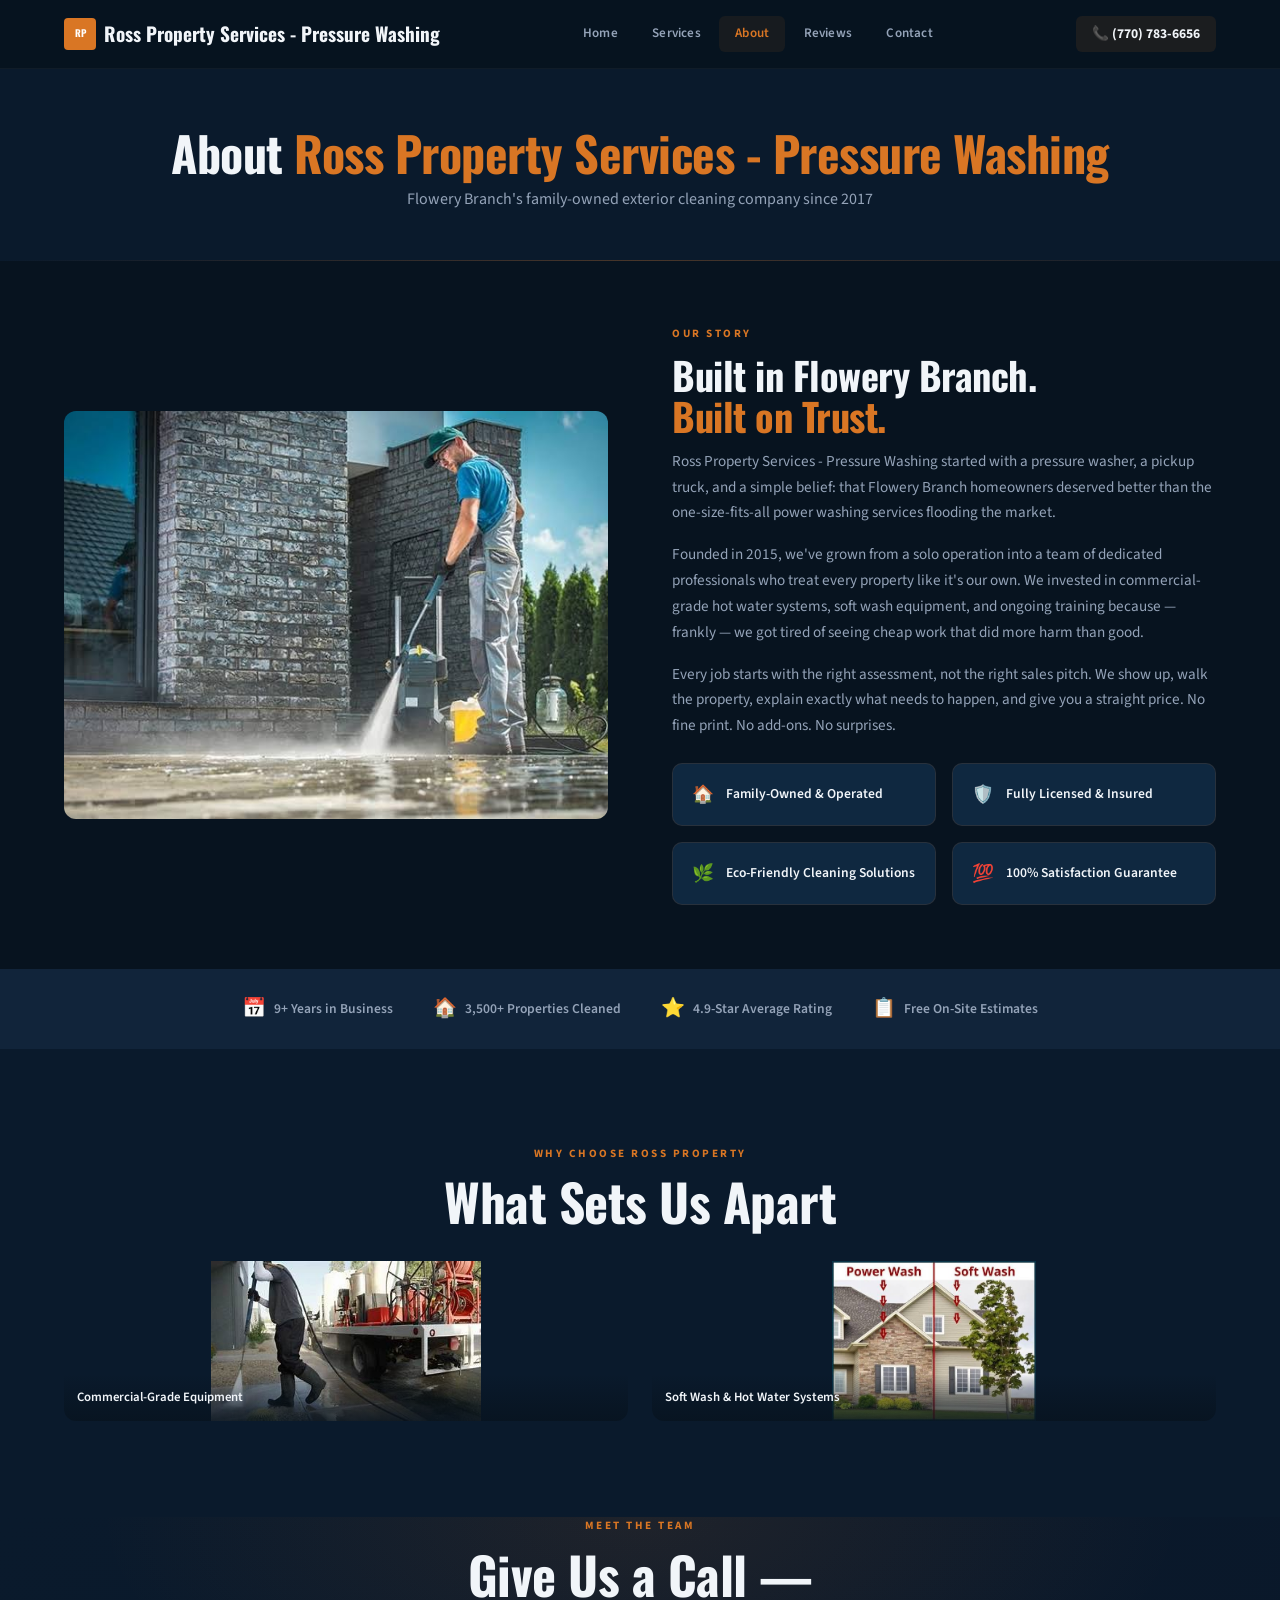
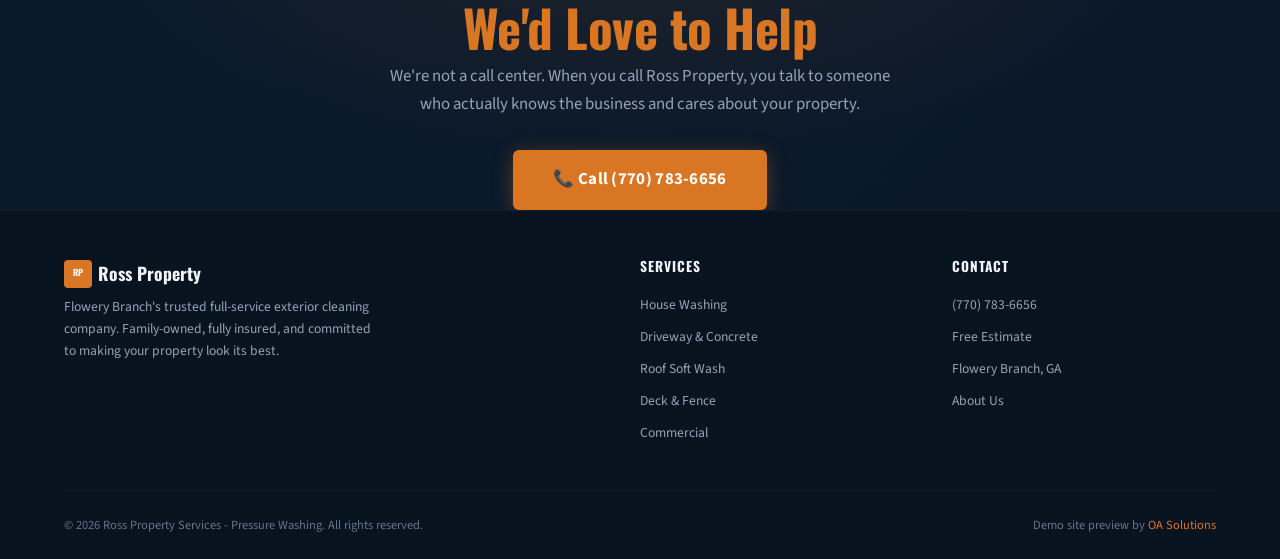
<file: about.html>
<!DOCTYPE html>
<html lang="en">
<head>
<meta charset="UTF-8">
<meta name="viewport" content="width=device-width, initial-scale=1.0">
<title>About Us — Ross Property Services - Pressure Washing | Flowery Branch Family-Owned</title>
<meta name="description" content="About Ross Property Services - Pressure Washing. Family-owned and operated in Flowery Branch since 2017. Fully insured, eco-friendly, and committed to 100% satisfaction.">
<link rel="preconnect" href="https://fonts.googleapis.com">
<link href="https://fonts.googleapis.com/css2?family=Oswald:wght@500;600;700&family=Source+Sans+3:ital,wght@0,300;0,400;0,600;0,700;1,400&display=swap" rel="stylesheet">
<link rel="stylesheet" href="style.css">
</head>
<body>

<nav>
  <div class="container nav-inner">
    <a href="index.html" class="nav-brand">
      <span class="mark">RP</span>
      Ross Property Services - Pressure Washing
      </a>
    <div class="nav-links">
      <a href="index.html">Home</a>
      <a href="services.html">Services</a>
      <a href="about.html" class="active">About</a>
      <a href="reviews.html">Reviews</a>
      <a href="contact.html">Contact</a>
    </div>
    <div class="nav-phone-wrap">
      <a href="tel:+17707836656" class="nav-phone">📞 (770) 783-6656</a>
    </div>
  </div>
</nav>

<section class="page-hero">
  <h1>About <span class="accent">Ross Property Services - Pressure Washing</span></h1>
  <p>Flowery Branch's family-owned exterior cleaning company since 2017</p>
</section>

<section class="about-story">
  <div class="container">
    <div class="about-grid">
      <div class="about-image">
        <img src="about-team.jpg" alt="Ross Property Services - Pressure Washing team at work in Flowery Branch, GA" loading="eager">
      </div>
      <div class="about-text">
        <span class="section-tag">Our Story</span>
        <h2>Built in Flowery Branch.<br><span class="accent">Built on Trust.</span></h2>
        <p>Ross Property Services - Pressure Washing started with a pressure washer, a pickup truck, and a simple belief: that Flowery Branch homeowners deserved better than the one-size-fits-all power washing services flooding the market.</p>
        <p>Founded in 2015, we've grown from a solo operation into a team of dedicated professionals who treat every property like it's our own. We invested in commercial-grade hot water systems, soft wash equipment, and ongoing training because — frankly — we got tired of seeing cheap work that did more harm than good.</p>
        <p>Every job starts with the right assessment, not the right sales pitch. We show up, walk the property, explain exactly what needs to happen, and give you a straight price. No fine print. No add-ons. No surprises.</p>
        <div class="about-highlights">
          <div class="about-hl"><span class="hl-icon">🏠</span><span>Family-Owned &amp; Operated</span></div>
          <div class="about-hl"><span class="hl-icon">🛡️</span><span>Fully Licensed &amp; Insured</span></div>
          <div class="about-hl"><span class="hl-icon">🌿</span><span>Eco-Friendly Cleaning Solutions</span></div>
          <div class="about-hl"><span class="hl-icon">💯</span><span>100% Satisfaction Guarantee</span></div>
        </div>
      </div>
    </div>
  </div>
</section>

<div class="trust-bar">
  <div class="container trust-inner">
    <span class="trust-item"><span class="icon">📅</span> 9+ Years in Business</span>
    <span class="trust-item"><span class="icon">🏠</span> 3,500+ Properties Cleaned</span>
    <span class="trust-item"><span class="icon">⭐</span> 4.9-Star Average Rating</span>
    <span class="trust-item"><span class="icon">📋</span> Free On-Site Estimates</span>
  </div>
</div>

<section style="background:var(--navy-light)">
  <div class="container">
    <div style="text-align:center;margin-bottom:2rem">
      <span class="section-tag">Why Choose Ross Property</span>
      <h2>What Sets Us Apart</h2>
    </div>
    <div class="about-photos">
      <div class="about-photo-card">
        <img src="about-equipment.jpg" alt="Professional commercial-grade pressure washing equipment" loading="lazy">
        <div class="photo-label">Commercial-Grade Equipment</div>
      </div>
      <div class="about-photo-card">
        <img src="about-pressure-systems.jpg" alt="Soft wash and hot water pressure washing systems" loading="lazy">
        <div class="photo-label">Soft Wash &amp; Hot Water Systems</div>
      </div>
    </div>
  </div>
</section>

<div class="cta-block">
  <div class="container">
    <span class="section-tag">Meet the Team</span>
    <h2>Give Us a Call —<br><span class="accent">We'd Love to Help</span></h2>
    <p>We're not a call center. When you call Ross Property, you talk to someone who actually knows the business and cares about your property.</p>
    <a href="tel:+17707836656" class="btn btn-copper" style="font-size:1.05rem;padding:1rem 2.5rem">📞 Call (770) 783-6656</a>
  </div>
</div>

<footer>
  <div class="container">
    <div class="footer-grid">
      <div>
        <div class="footer-brand">
          <span class="mark" style="width:28px;height:28px;background:var(--copper);border-radius:4px;display:flex;align-items:center;justify-content:center;font-size:.55rem;color:#fff">RP</span>
          Ross Property
        </div>
        <div class="footer-about">
          <p>Flowery Branch's trusted full-service exterior cleaning company. Family-owned, fully insured, and committed to making your property look its best.</p>
        </div>
      </div>
      <div class="footer-col">
        <h4>Services</h4>
        <a href="services.html">House Washing</a>
        <a href="services.html">Driveway &amp; Concrete</a>
        <a href="services.html">Roof Soft Wash</a>
        <a href="services.html">Deck &amp; Fence</a>
        <a href="services.html">Commercial</a>
      </div>
      <div class="footer-col">
        <h4>Contact</h4>
        <a href="tel:+17707836656">(770) 783-6656</a>
        <a href="contact.html">Free Estimate</a>
        <a href="contact.html">Flowery Branch, GA</a>
        <a href="about.html">About Us</a>
      </div>
    </div>
    <div class="footer-bot">
      <p>&copy; 2026 Ross Property Services - Pressure Washing. All rights reserved.</p>
      <p class="demo-mark">Demo site preview by <a href="#">OA Solutions</a></p>
    </div>
  </div>
</footer>

<div class="sticky-cta">
  <a href="tel:+17707836656" class="btn btn-copper btn-block">📞 Call Now — Free Estimate</a>
</div>

<script>
function revealOnScroll() {
  document.querySelectorAll('.hidden').forEach(el => {
    if (el.getBoundingClientRect().top < window.innerHeight - 80) el.classList.add('visible');
  });
}
document.addEventListener('DOMContentLoaded', revealOnScroll);
window.addEventListener('scroll', revealOnScroll);
</script>

</body>
</html>
</file>
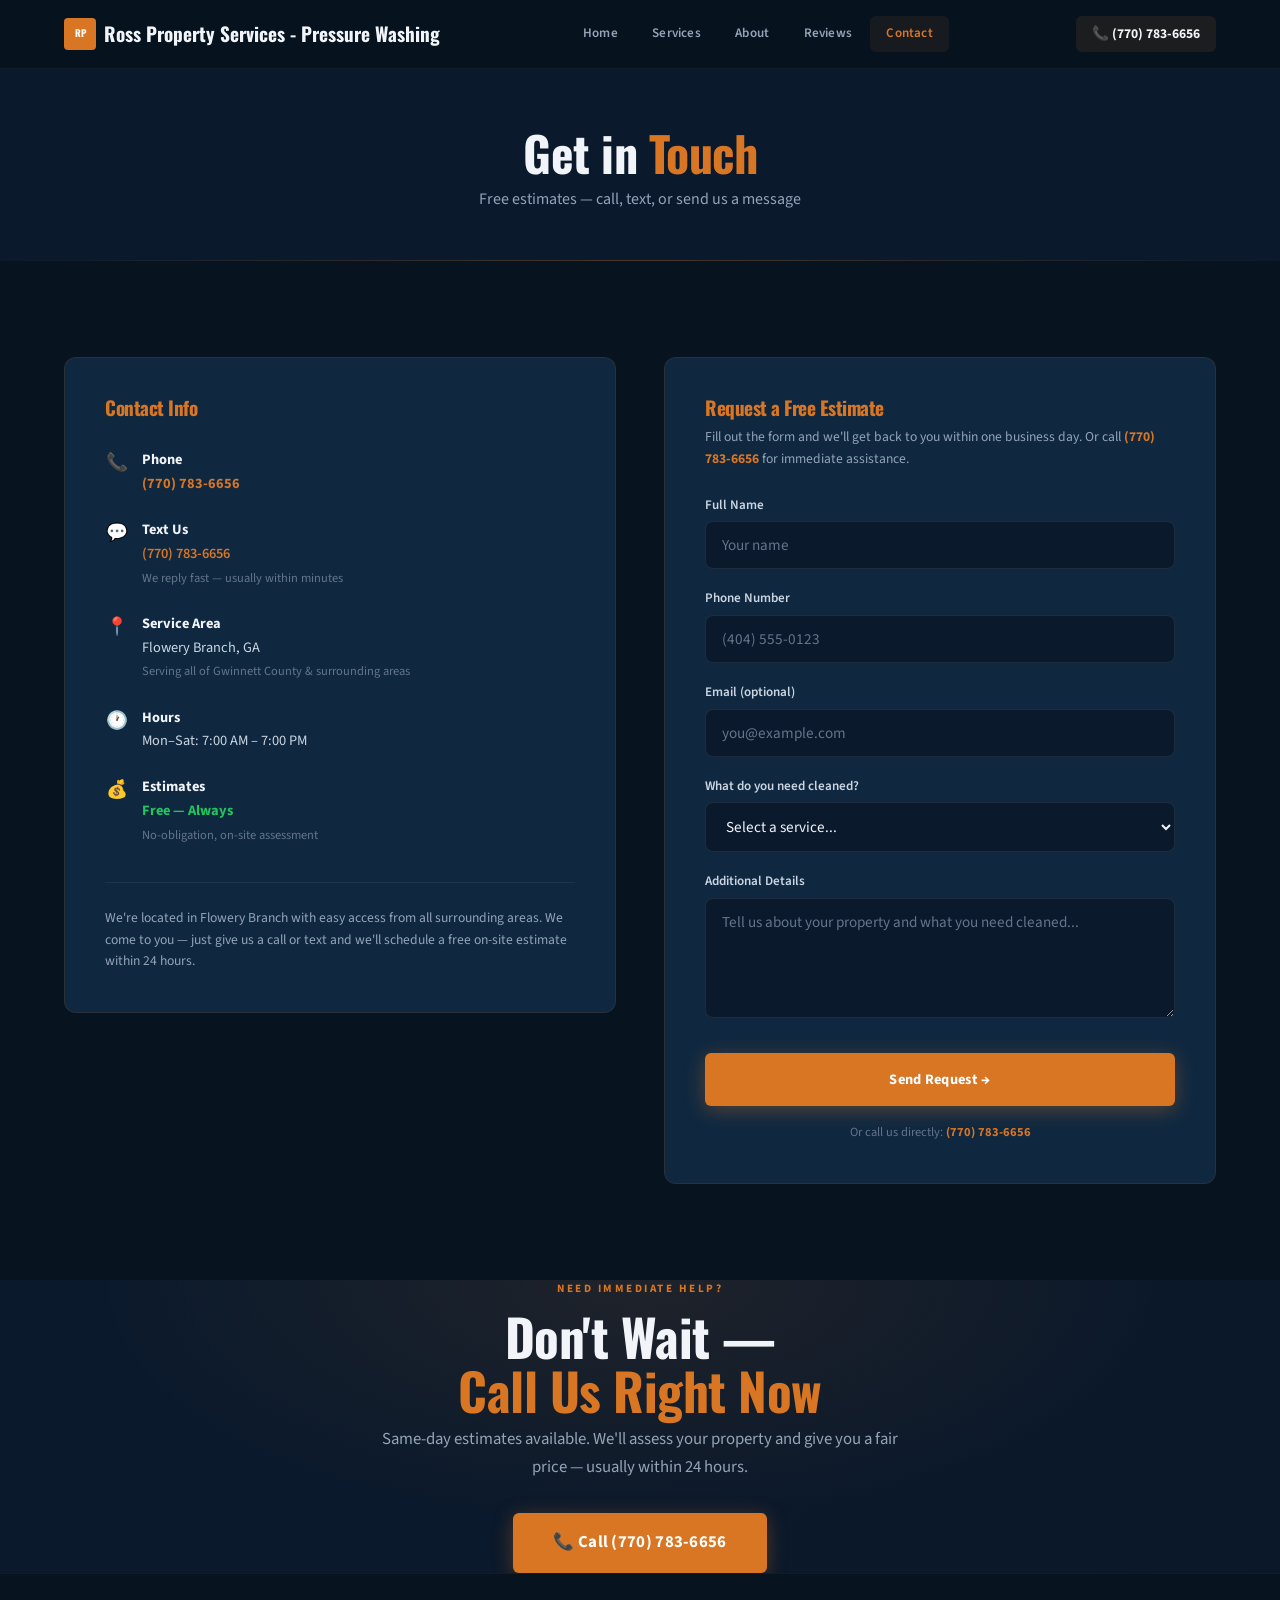
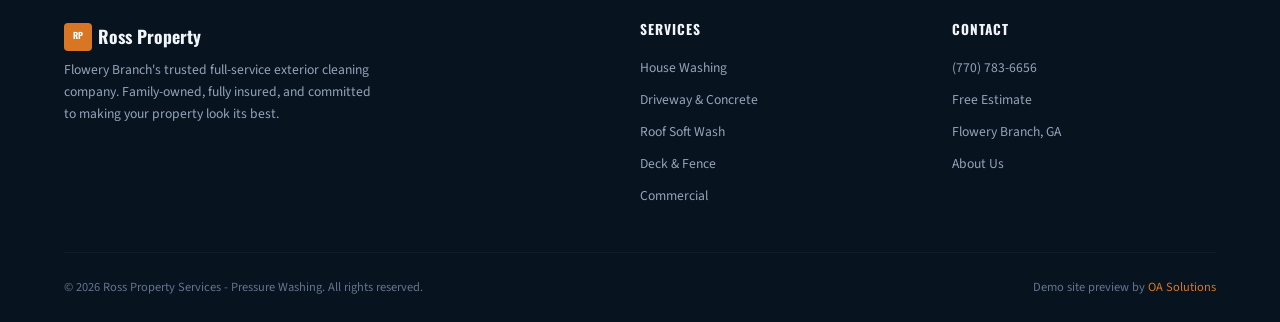
<file: contact.html>
<!DOCTYPE html>
<html lang="en">
<head>
<meta charset="UTF-8">
<meta name="viewport" content="width=device-width, initial-scale=1.0">
<title>Contact — Ross Property Services - Pressure Washing | Free Estimate Flowery Branch, GA</title>
<meta name="description" content="Contact Ross Property Services - Pressure Washing in Flowery Branch. Free estimates, same-day service available. Call (770) 783-6656 or stop by our service area.">
<link rel="preconnect" href="https://fonts.googleapis.com">
<link href="https://fonts.googleapis.com/css2?family=Oswald:wght@500;600;700&family=Source+Sans+3:ital,wght@0,300;0,400;0,600;0,700;1,400&display=swap" rel="stylesheet">
<link rel="stylesheet" href="style.css">
</head>
<body>

<nav>
  <div class="container nav-inner">
    <a href="index.html" class="nav-brand">
      <span class="mark">RP</span>
      Ross Property Services - Pressure Washing
      </a>
    <div class="nav-links">
      <a href="index.html">Home</a>
      <a href="services.html">Services</a>
      <a href="about.html">About</a>
      <a href="reviews.html">Reviews</a>
      <a href="contact.html" class="active">Contact</a>
    </div>
    <div class="nav-phone-wrap">
      <a href="tel:+17707836656" class="nav-phone">📞 (770) 783-6656</a>
    </div>
  </div>
</nav>

<section class="page-hero">
  <h1>Get in <span class="accent">Touch</span></h1>
  <p>Free estimates — call, text, or send us a message</p>
</section>

<section>
  <div class="container">
    <div class="contact-grid">

      <div class="contact-info">
        <h3><span class="accent">Contact Info</span></h3>

        <div class="ci-item">
          <div class="ci-icon">📞</div>
          <div>
            <strong>Phone</strong><br>
            <a href="tel:+17707836656" style="color:var(--copper);font-weight:700">(770) 783-6656</a>
          </div>
        </div>

        <div class="ci-item">
          <div class="ci-icon">💬</div>
          <div>
            <strong>Text Us</strong><br>
            <a href="sms:+17707836656" style="color:var(--copper);font-weight:600">(770) 783-6656</a>
            <br><span style="font-size:.78rem;color:var(--text-dim)">We reply fast — usually within minutes</span>
          </div>
        </div>

        <div class="ci-item">
          <div class="ci-icon">📍</div>
          <div>
            <strong>Service Area</strong><br>
            Flowery Branch, GA<br>
            <span style="font-size:.78rem;color:var(--text-dim)">Serving all of Gwinnett County &amp; surrounding areas</span>
          </div>
        </div>

        <div class="ci-item">
          <div class="ci-icon">🕐</div>
          <div>
            <strong>Hours</strong><br>
            Mon–Sat: 7:00 AM – 7:00 PM
          </div>
        </div>

        <div class="ci-item">
          <div class="ci-icon">💰</div>
          <div>
            <strong>Estimates</strong><br>
            <span style="color:#22c55e;font-weight:700">Free — Always</span>
            <br><span style="font-size:.78rem;color:var(--text-dim)">No-obligation, on-site assessment</span>
          </div>
        </div>

        <div style="margin-top:1.5rem;padding-top:1.5rem;border-top:1px solid rgba(255,255,255,.06)">
          <p style="color:var(--text-light);font-size:.85rem;line-height:1.6">
            We're located in Flowery Branch with easy access from all surrounding areas. We come to you — just give us a call or text and we'll schedule a free on-site estimate within 24 hours.
          </p>
        </div>
      </div>

      <div class="contact-form-wrap">
        <h3><span class="accent">Request a Free Estimate</span></h3>
        <p class="form-desc">Fill out the form and we'll get back to you within one business day. Or call <a href="tel:+17707836656" style="color:var(--copper);font-weight:700">(770) 783-6656</a> for immediate assistance.</p>

        <form>
          <div class="form-group">
            <label for="name">Full Name</label>
            <input type="text" id="name" name="name" placeholder="Your name" required>
          </div>

          <div class="form-group">
            <label for="phone">Phone Number</label>
            <input type="tel" id="phone" name="phone" placeholder="(404) 555-0123" required>
          </div>

          <div class="form-group">
            <label for="email">Email (optional)</label>
            <input type="email" id="email" name="email" placeholder="you@example.com">
          </div>

          <div class="form-group">
            <label for="service">What do you need cleaned?</label>
            <select id="service" name="service">
              <option value="">Select a service...</option>
              <option>House Washing</option>
              <option>Driveway &amp; Concrete</option>
              <option>Roof Soft Wash</option>
              <option>Deck &amp; Fence Restoration</option>
              <option>Commercial Cleaning</option>
              <option>Pool Deck &amp; Patio</option>
              <option>Multiple Services</option>
              <option>Not Sure — Need Advice</option>
            </select>
          </div>

          <div class="form-group">
            <label for="message">Additional Details</label>
            <textarea id="message" name="message" placeholder="Tell us about your property and what you need cleaned..."></textarea>
          </div>

          <button type="submit" class="btn btn-copper btn-block" style="margin-top:.5rem">Send Request →</button>
        </form>

        <p style="text-align:center;margin-top:1rem;font-size:.78rem;color:var(--text-dim)">
          Or call us directly: <a href="tel:+17707836656" style="color:var(--copper);font-weight:700">(770) 783-6656</a>
        </p>
      </div>

    </div>
  </div>
</section>

<div class="cta-block">
  <div class="container">
    <span class="section-tag">Need Immediate Help?</span>
    <h2>Don't Wait —<br><span class="accent">Call Us Right Now</span></h2>
    <p>Same-day estimates available. We'll assess your property and give you a fair price — usually within 24 hours.</p>
    <a href="tel:+17707836656" class="btn btn-copper" style="font-size:1.05rem;padding:1rem 2.5rem">📞 Call (770) 783-6656</a>
  </div>
</div>

<footer>
  <div class="container">
    <div class="footer-grid">
      <div>
        <div class="footer-brand">
          <span class="mark" style="width:28px;height:28px;background:var(--copper);border-radius:4px;display:flex;align-items:center;justify-content:center;font-size:.55rem;color:#fff">RP</span>
          Ross Property
        </div>
        <div class="footer-about">
          <p>Flowery Branch's trusted full-service exterior cleaning company. Family-owned, fully insured, and committed to making your property look its best.</p>
        </div>
      </div>
      <div class="footer-col">
        <h4>Services</h4>
        <a href="services.html">House Washing</a>
        <a href="services.html">Driveway &amp; Concrete</a>
        <a href="services.html">Roof Soft Wash</a>
        <a href="services.html">Deck &amp; Fence</a>
        <a href="services.html">Commercial</a>
      </div>
      <div class="footer-col">
        <h4>Contact</h4>
        <a href="tel:+17707836656">(770) 783-6656</a>
        <a href="contact.html">Free Estimate</a>
        <a href="contact.html">Flowery Branch, GA</a>
        <a href="about.html">About Us</a>
      </div>
    </div>
    <div class="footer-bot">
      <p>&copy; 2026 Ross Property Services - Pressure Washing. All rights reserved.</p>
      <p class="demo-mark">Demo site preview by <a href="#">OA Solutions</a></p>
    </div>
  </div>
</footer>

<div class="sticky-cta">
  <a href="tel:+17707836656" class="btn btn-copper btn-block">📞 Call Now — Free Estimate</a>
</div>

<script>
function revealOnScroll() {
  document.querySelectorAll('.hidden').forEach(el => {
    if (el.getBoundingClientRect().top < window.innerHeight - 80) el.classList.add('visible');
  });
}
document.addEventListener('DOMContentLoaded', revealOnScroll);
window.addEventListener('scroll', revealOnScroll);
</script>

</body>
</html>
</file>
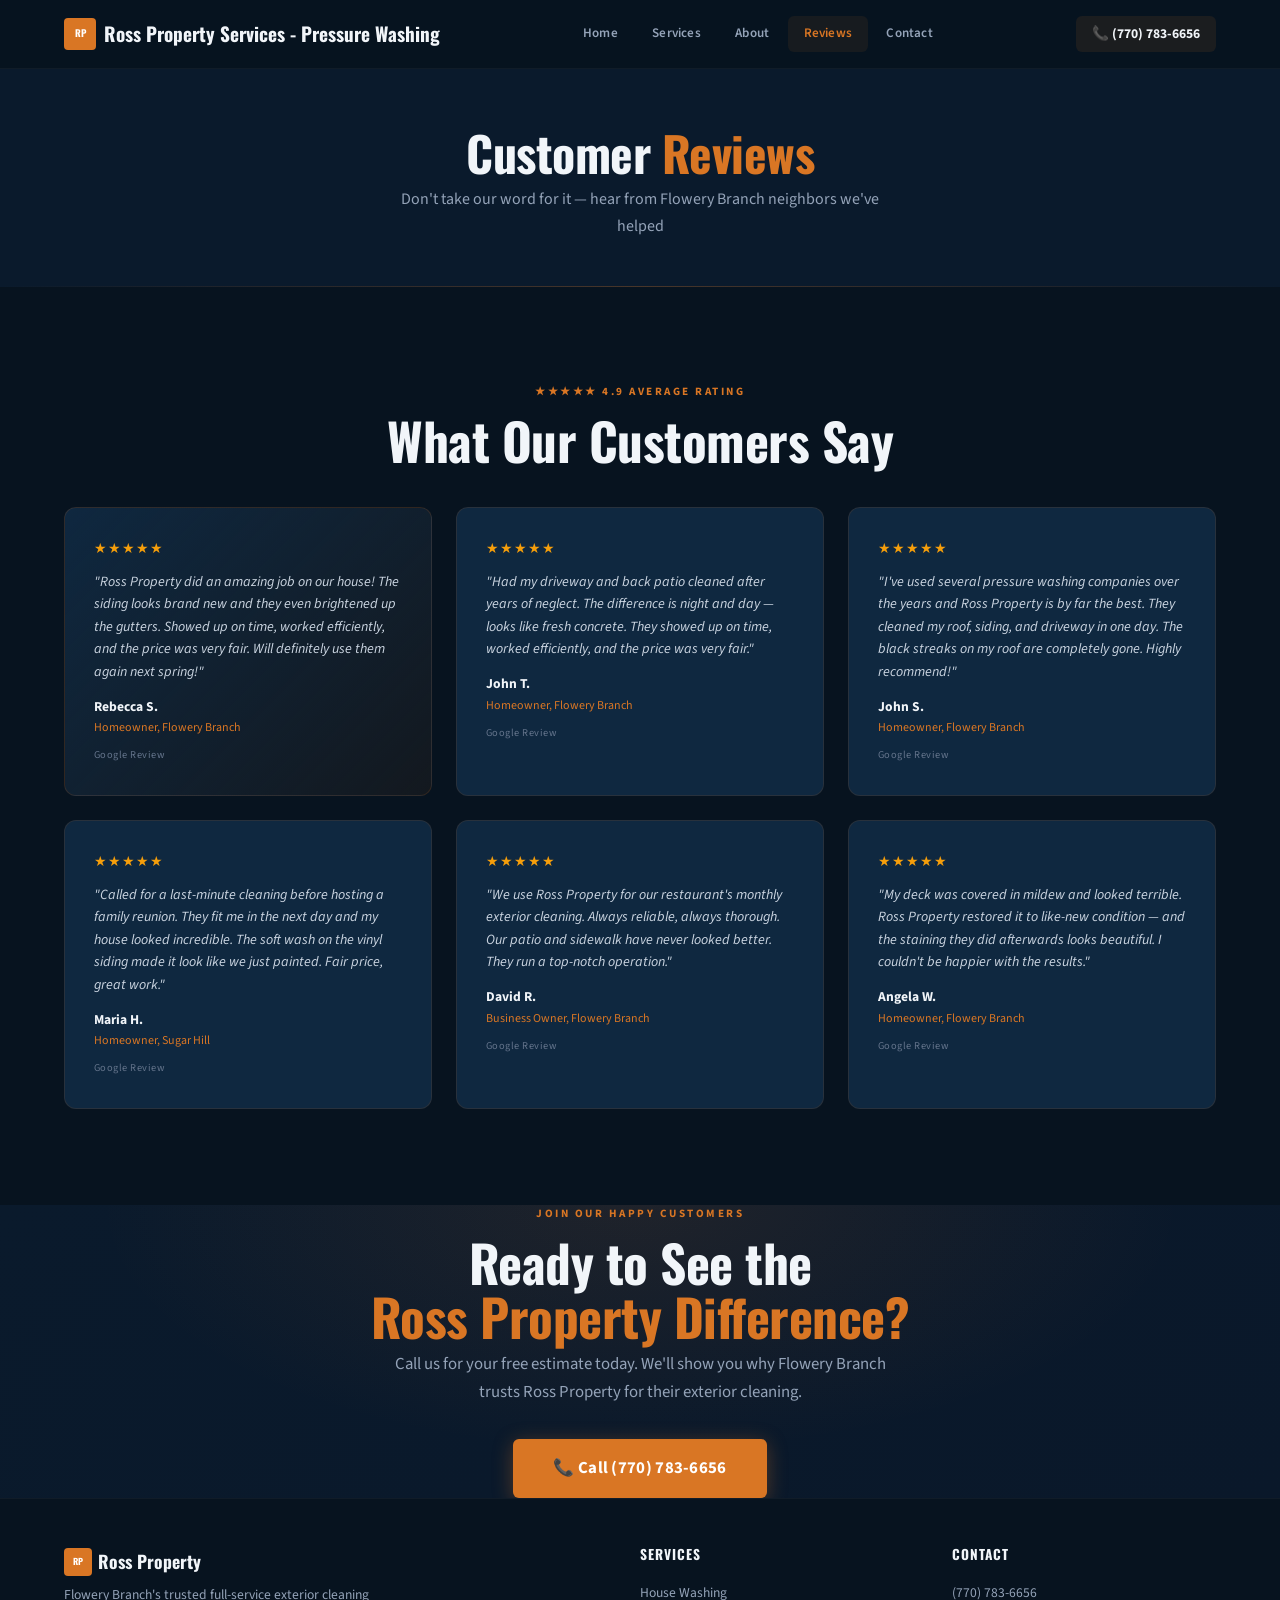
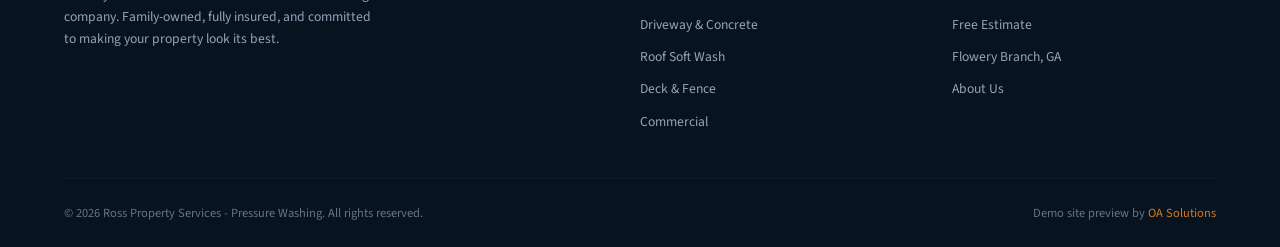
<file: reviews.html>
<!DOCTYPE html>
<html lang="en">
<head>
<meta charset="UTF-8">
<meta name="viewport" content="width=device-width, initial-scale=1.0">
<title>Reviews — Ross Property Services - Pressure Washing | Flowery Branch Customer Reviews</title>
<meta name="description" content="Read real reviews from Ross Property Services - Pressure Washing customers in Flowery Branch, GA. See why homeowners and businesses trust us for their exterior cleaning needs.">
<link rel="preconnect" href="https://fonts.googleapis.com">
<link href="https://fonts.googleapis.com/css2?family=Oswald:wght@500;600;700&family=Source+Sans+3:ital,wght@0,300;0,400;0,600;0,700;1,400&display=swap" rel="stylesheet">
<link rel="stylesheet" href="style.css">
</head>
<body>

<nav>
  <div class="container nav-inner">
    <a href="index.html" class="nav-brand">
      <span class="mark">RP</span>
      Ross Property Services - Pressure Washing
      </a>
    <div class="nav-links">
      <a href="index.html">Home</a>
      <a href="services.html">Services</a>
      <a href="about.html">About</a>
      <a href="reviews.html" class="active">Reviews</a>
      <a href="contact.html">Contact</a>
    </div>
    <div class="nav-phone-wrap">
      <a href="tel:+17707836656" class="nav-phone">📞 (770) 783-6656</a>
    </div>
  </div>
</nav>

<section class="page-hero">
  <h1>Customer <span class="accent">Reviews</span></h1>
  <p>Don't take our word for it — hear from Flowery Branch neighbors we've helped</p>
</section>

<section class="reviews">
  <div class="container">
    <div style="text-align:center;margin-bottom:2.5rem">
      <span class="section-tag">★★★★★ 4.9 Average Rating</span>
      <h2>What Our Customers Say</h2>
    </div>

    <div class="reviews-grid" style="grid-template-columns:1fr 1fr 1fr">

      <div class="review-card featured hidden">
        <div class="review-stars">★★★★★</div>
        <p class="review-text">"Ross Property did an amazing job on our house! The siding looks brand new and they even brightened up the gutters. Showed up on time, worked efficiently, and the price was very fair. Will definitely use them again next spring!"</p>
        <div class="review-author">Rebecca S.</div>
        <div class="review-location">Homeowner, Flowery Branch</div>
        <div class="review-source">Google Review</div>
      </div>

      <div class="review-card hidden">
        <div class="review-stars">★★★★★</div>
        <p class="review-text">"Had my driveway and back patio cleaned after years of neglect. The difference is night and day — looks like fresh concrete. They showed up on time, worked efficiently, and the price was very fair."</p>
        <div class="review-author">John T.</div>
        <div class="review-location">Homeowner, Flowery Branch</div>
        <div class="review-source">Google Review</div>
      </div>

      <div class="review-card hidden">
        <div class="review-stars">★★★★★</div>
        <p class="review-text">"I've used several pressure washing companies over the years and Ross Property is by far the best. They cleaned my roof, siding, and driveway in one day. The black streaks on my roof are completely gone. Highly recommend!"</p>
        <div class="review-author">John S.</div>
        <div class="review-location">Homeowner, Flowery Branch</div>
        <div class="review-source">Google Review</div>
      </div>

      <div class="review-card hidden">
        <div class="review-stars">★★★★★</div>
        <p class="review-text">"Called for a last-minute cleaning before hosting a family reunion. They fit me in the next day and my house looked incredible. The soft wash on the vinyl siding made it look like we just painted. Fair price, great work."</p>
        <div class="review-author">Maria H.</div>
        <div class="review-location">Homeowner, Sugar Hill</div>
        <div class="review-source">Google Review</div>
      </div>

      <div class="review-card hidden">
        <div class="review-stars">★★★★★</div>
        <p class="review-text">"We use Ross Property for our restaurant's monthly exterior cleaning. Always reliable, always thorough. Our patio and sidewalk have never looked better. They run a top-notch operation."</p>
        <div class="review-author">David R.</div>
        <div class="review-location">Business Owner, Flowery Branch</div>
        <div class="review-source">Google Review</div>
      </div>

      <div class="review-card hidden">
        <div class="review-stars">★★★★★</div>
        <p class="review-text">"My deck was covered in mildew and looked terrible. Ross Property restored it to like-new condition — and the staining they did afterwards looks beautiful. I couldn't be happier with the results."</p>
        <div class="review-author">Angela W.</div>
        <div class="review-location">Homeowner, Flowery Branch</div>
        <div class="review-source">Google Review</div>
      </div>

    </div>
  </div>
</section>

<div class="cta-block">
  <div class="container">
    <span class="section-tag">Join Our Happy Customers</span>
    <h2>Ready to See the<br><span class="accent">Ross Property Difference?</span></h2>
    <p>Call us for your free estimate today. We'll show you why Flowery Branch trusts Ross Property for their exterior cleaning.</p>
    <a href="tel:+17707836656" class="btn btn-copper" style="font-size:1.05rem;padding:1rem 2.5rem">📞 Call (770) 783-6656</a>
  </div>
</div>

<footer>
  <div class="container">
    <div class="footer-grid">
      <div>
        <div class="footer-brand">
          <span class="mark" style="width:28px;height:28px;background:var(--copper);border-radius:4px;display:flex;align-items:center;justify-content:center;font-size:.55rem;color:#fff">RP</span>
          Ross Property
        </div>
        <div class="footer-about">
          <p>Flowery Branch's trusted full-service exterior cleaning company. Family-owned, fully insured, and committed to making your property look its best.</p>
        </div>
      </div>
      <div class="footer-col">
        <h4>Services</h4>
        <a href="services.html">House Washing</a>
        <a href="services.html">Driveway &amp; Concrete</a>
        <a href="services.html">Roof Soft Wash</a>
        <a href="services.html">Deck &amp; Fence</a>
        <a href="services.html">Commercial</a>
      </div>
      <div class="footer-col">
        <h4>Contact</h4>
        <a href="tel:+17707836656">(770) 783-6656</a>
        <a href="contact.html">Free Estimate</a>
        <a href="contact.html">Flowery Branch, GA</a>
        <a href="about.html">About Us</a>
      </div>
    </div>
    <div class="footer-bot">
      <p>&copy; 2026 Ross Property Services - Pressure Washing. All rights reserved.</p>
      <p class="demo-mark">Demo site preview by <a href="#">OA Solutions</a></p>
    </div>
  </div>
</footer>

<div class="sticky-cta">
  <a href="tel:+17707836656" class="btn btn-copper btn-block">📞 Call Now — Free Estimate</a>
</div>

<script>
function revealOnScroll() {
  document.querySelectorAll('.hidden').forEach(el => {
    if (el.getBoundingClientRect().top < window.innerHeight - 80) el.classList.add('visible');
  });
}
document.addEventListener('DOMContentLoaded', revealOnScroll);
window.addEventListener('scroll', revealOnScroll);
</script>

</body>
</html>
</file>
<file: style.css>
/* ═══ RESET & BASE ═══ */
*,*::before,*::after{margin:0;padding:0;box-sizing:border-box}
html{scroll-behavior:smooth;scroll-padding-top:80px}
body{font-family:'Source Sans 3',sans-serif;font-weight:400;color:#cbd5e1;background:#07131f;line-height:1.65;-webkit-font-smoothing:antialiased;overflow-x:hidden}
a{color:inherit;text-decoration:none}
img{max-width:100%;display:block}
::selection{background:#d97624;color:#fff}

/* ═══ COLORS ═══ */
:root{
  --navy: #07131f;
  --navy-light: #0a1a2c;
  --navy-mid: #11243a;
  --copper: #d97624;
  --copper-glow: rgba(217,118,36,.35);
  --teal: #2a9d8f;
  --teal-dim: rgba(42,157,143,.15);
  --text: #cbd5e1;
  --text-light: #94a3b8;
  --text-dim: #64748b;
  --card: #0f2840;
  --card-border: rgba(217,118,36,.12);
  --white: #f1f5f9;
}

/* ═══ TYPOGRAPHY ═══ */
h1,h2,h3,h4{font-family:'Oswald',sans-serif;font-weight:700;line-height:1.05;color:var(--white);letter-spacing:-.5px}
h1{font-size:clamp(2.8rem,6vw,5rem)}
h2{font-size:clamp(2rem,4vw,3.2rem)}
h3{font-size:clamp(1.2rem,2.5vw,1.6rem)}
h4{font-size:1.1rem}
.section-tag{font-family:'Source Sans 3',sans-serif;font-size:.7rem;font-weight:700;text-transform:uppercase;letter-spacing:2.5px;color:var(--copper);display:block;margin-bottom:.75rem}
.container{max-width:1200px;margin:0 auto;padding:0 1.5rem}
section{padding:clamp(3.5rem,8vw,6rem) 0}

/* ═══ BUTTONS ═══ */
.btn{display:inline-flex;align-items:center;gap:.5rem;font-family:'Source Sans 3',sans-serif;font-weight:700;font-size:.9rem;padding:.85rem 2rem;border-radius:6px;border:none;cursor:pointer;transition:all .25s;text-decoration:none;letter-spacing:.3px}
.btn-copper{background:var(--copper);color:#fff;box-shadow:0 4px 20px var(--copper-glow)}
.btn-copper:hover{background:#c4691f;transform:translateY(-2px);box-shadow:0 8px 30px var(--copper-glow)}
.btn-outline-light{background:transparent;color:var(--white);border:2px solid rgba(255,255,255,.2)}
.btn-outline-light:hover{border-color:var(--copper);background:rgba(217,118,36,.08)}
.btn-teal{background:var(--teal);color:#fff}
.btn-teal:hover{background:#238c80;transform:translateY(-2px)}
.btn-block{width:100%;justify-content:center;padding:1rem}

/* ═══ NAV ═══ */
nav{position:fixed;top:0;left:0;right:0;z-index:100;background:rgba(7,19,31,.95);backdrop-filter:blur(20px);-webkit-backdrop-filter:blur(20px);border-bottom:1px solid rgba(255,255,255,.04);transition:background .3s}
.nav-inner{display:flex;align-items:center;justify-content:space-between;height:68px}
.nav-brand{font-family:'Oswald',sans-serif;font-weight:700;font-size:1.2rem;color:var(--white);display:flex;align-items:center;gap:.5rem;flex-shrink:0}
.nav-brand .mark{width:32px;height:32px;background:var(--copper);border-radius:4px;display:flex;align-items:center;justify-content:center;font-size:.6rem;color:#fff;font-weight:700}
.nav-brand span{color:var(--copper)}
.nav-links{display:flex;gap:.15rem;align-items:center}
.nav-links a{padding:.45rem 1rem;border-radius:6px;font-size:.82rem;font-weight:600;color:var(--text-light);transition:all .2s;letter-spacing:.2px}
.nav-links a:hover{color:var(--white);background:rgba(255,255,255,.04)}
.nav-links a.active{color:var(--copper);background:rgba(217,118,36,.08)}
.nav-phone-wrap{display:flex;align-items:center;gap:.6rem;flex-shrink:0}
.nav-phone{font-weight:700;color:var(--white);font-size:.85rem;display:flex;align-items:center;gap:.35rem;padding:.45rem 1rem;border-radius:6px;background:rgba(217,118,36,.1);transition:all .2s}
.nav-phone:hover{background:rgba(217,118,36,.2)}
@media(max-width:768px){
  .nav-inner{flex-wrap:wrap;height:auto;padding:.5rem 1rem;gap:.35rem}
  .nav-links{order:3;width:100%;justify-content:center;gap:0;padding-top:.35rem;border-top:1px solid rgba(255,255,255,.04)}
  .nav-links a{font-size:.75rem;padding:.3rem .6rem}
  .nav-phone-wrap{display:none}
}

/* ═══ INNER PAGE HERO ═══ */
.page-hero{background:var(--navy-light);padding:8rem 0 3rem;text-align:center;position:relative}
.page-hero::after{content:'';position:absolute;bottom:0;left:0;right:0;height:1px;background:linear-gradient(90deg,transparent,var(--copper),transparent);opacity:.3}
.page-hero h1{font-size:clamp(2rem,4vw,3rem)}
.page-hero h1 .accent{color:var(--copper)}
.page-hero p{color:var(--text-light);font-size:1rem;max-width:500px;margin:.5rem auto 0}

/* ═══ HERO — Full-Bleed Background ═══ */
.hero{min-height:100vh;position:relative;overflow:hidden;padding-top:68px;display:flex;align-items:center}
.hero-bg{position:absolute;inset:0;z-index:0}
.hero-bg img{width:100%;height:100%;object-fit:cover}
.hero-bg::after{content:'';position:absolute;inset:0;background:linear-gradient(135deg,rgba(7,19,31,.95) 0%,rgba(7,19,31,.9) 50%,rgba(7,19,31,.75) 100%)}
.hero .container{position:relative;z-index:1;width:100%;padding:6rem 1.5rem}
.hero-content{max-width:680px}
.hero-badge{display:inline-flex;align-items:center;gap:.5rem;background:rgba(217,118,36,.12);border:1px solid rgba(217,118,36,.25);border-radius:100px;padding:.35rem 1rem .35rem .35rem;font-size:.75rem;font-weight:600;color:var(--copper);margin-bottom:1.5rem;width:fit-content}
.hero-badge .dot{width:24px;height:24px;border-radius:50%;background:var(--teal);display:flex;align-items:center;justify-content:center;font-size:.5rem;color:#fff;flex-shrink:0}
.hero h1{font-size:clamp(2.5rem,5.5vw,4.2rem);margin-bottom:.6rem;letter-spacing:-1px}
.hero h1 .accent{color:var(--copper)}
.hero p{font-size:.95rem;color:var(--text);max-width:500px;line-height:1.6;margin-bottom:1.5rem}
.hero-actions{display:flex;gap:1rem;flex-wrap:wrap}

/* HERO — Giant Phone Number */
.hero-phone-block{margin-top:2rem;padding-top:1.5rem;border-top:1px solid rgba(255,255,255,.08)}
.hero-phone-block .label{font-size:.65rem;text-transform:uppercase;letter-spacing:2px;color:var(--text-dim);font-weight:600}
.hero-phone-block .number{font-family:'Oswald',sans-serif;font-size:clamp(2rem,4vw,3rem);font-weight:700;color:var(--white);letter-spacing:0;line-height:1.1;display:block;margin-top:.1rem;transition:color .2s}
.hero-phone-block .number:hover{color:var(--copper)}

/* HERO — Mini Before/After strip */
.hero-proof{margin-top:1.5rem;display:flex;gap:.75rem;align-items:center}
.hero-proof .thumb{width:64px;height:48px;border-radius:6px;overflow:hidden;border:2px solid rgba(255,255,255,.08);flex-shrink:0}
.hero-proof .thumb img{width:100%;height:100%;object-fit:cover}
.hero-proof .proof-text{font-size:.75rem;color:var(--text-light);line-height:1.3}
.hero-proof .proof-text strong{color:var(--white)}

/* ═══ BEFORE/AFTER ═══ */
.before-after{background:var(--navy-light);position:relative}
.before-after::before{content:'';position:absolute;inset:0;background:radial-gradient(ellipse at 30% 50%,rgba(42,157,143,.04),transparent 60%)}
.ba-grid{display:grid;grid-template-columns:1fr 1fr;gap:1.5rem;margin-top:2.5rem;position:relative;z-index:1}
.ba-card{position:relative;border-radius:12px;overflow:hidden;background:var(--navy-mid)}
.ba-card img{width:100%;height:100%;aspect-ratio:16/10;object-fit:cover;transition:transform .5s}
.ba-card:hover img{transform:scale(1.03)}
.ba-label{position:absolute;top:1rem;left:1rem;font-size:.7rem;font-weight:700;text-transform:uppercase;letter-spacing:1.5px;padding:.3rem 1rem;border-radius:100px;z-index:1}
.ba-label.before{background:rgba(100,116,139,.85);color:#fff}
.ba-label.after{background:var(--copper);color:#fff}
.ba-quote{text-align:center;max-width:600px;margin:2.5rem auto 0;font-style:italic;color:var(--text-light);font-size:.95rem;position:relative;z-index:1}
.ba-quote strong{color:var(--white);font-style:normal}

/* ═══ TRUST BAR ═══ */
.trust-bar{background:var(--navy-mid);padding:1.5rem 0}
.trust-inner{display:flex;flex-wrap:wrap;justify-content:center;gap:2.5rem;align-items:center}
.trust-item{display:flex;align-items:center;gap:.5rem;font-size:.85rem;font-weight:600;color:var(--text-light)}
.trust-item .icon{font-size:1.2rem}

/* ═══ SERVICES ═══ */
.services{background:var(--navy)}
.services-header{max-width:500px;margin-bottom:3rem}
.services-header p{color:var(--text-light);font-size:1.05rem;line-height:1.7}
.svc-list{display:flex;flex-direction:column;gap:1.5rem}
.svc-card{display:grid;grid-template-columns:1fr 1.2fr;gap:0;background:var(--card);border:1px solid var(--card-border);border-radius:12px;overflow:hidden;transition:all .3s}
.svc-card:hover{border-color:rgba(217,118,36,.3);transform:translateX(6px);box-shadow:0 10px 30px rgba(0,0,0,.2)}
.svc-card:nth-child(even){grid-template-columns:1.2fr 1fr;direction:rtl}
.svc-card:nth-child(even) .svc-body{direction:ltr}
.svc-card:nth-child(odd):hover{transform:translateX(6px)}
.svc-card:nth-child(even):hover{transform:translateX(-6px)}
.svc-img{min-height:220px;height:100%;position:relative;overflow:hidden}
.svc-img img{position:absolute;inset:0;width:100%;height:100%;object-fit:cover;transition:transform .4s}
.svc-card:hover .svc-img img{transform:scale(1.05)}
.svc-body{padding:2rem 2.5rem;display:flex;flex-direction:column;justify-content:center}
.svc-icon{font-size:1.8rem;margin-bottom:.5rem}
.svc-body h3{font-family:'Oswald',sans-serif;font-weight:600;font-size:1.3rem;color:var(--white);margin-bottom:.35rem}
.svc-body p{color:var(--text-light);font-size:.9rem;line-height:1.6;margin-bottom:.8rem}
.svc-features{list-style:none;padding:0;margin:0;display:flex;flex-wrap:wrap;gap:.4rem}
.svc-features li{font-size:.75rem;color:var(--teal);background:var(--teal-dim);padding:.2rem .7rem;border-radius:100px;font-weight:600}

/* ═══ PROCESS ═══ */
.process{background:var(--navy-light);position:relative}
.process::after{content:'';position:absolute;left:50%;top:8rem;bottom:8rem;width:2px;background:linear-gradient(180deg,transparent,var(--copper),transparent);transform:translateX(-50%);opacity:.3}
.process-grid{display:grid;grid-template-columns:1fr 1fr;gap:2rem 4rem;position:relative;z-index:1}
.process-card{position:relative;padding:2rem;background:var(--card);border:1px solid var(--card-border);border-radius:12px;transition:all .3s}
.process-card:hover{border-color:var(--copper);transform:translateY(-4px)}
.process-card:nth-child(odd){text-align:right}
.process-card:nth-child(even){text-align:left}
.p-step{position:absolute;top:-12px;font-family:'Oswald',sans-serif;font-size:.7rem;font-weight:700;color:var(--copper);background:var(--navy-light);padding:0 .6rem;letter-spacing:2px}
.process-card:nth-child(odd) .p-step{right:1.5rem}
.process-card:nth-child(even) .p-step{left:1.5rem}
.process-card h4{font-size:1.1rem;margin-bottom:.4rem}
.process-card p{color:var(--text-light);font-size:.85rem;line-height:1.6}

/* ═══ REVIEWS ═══ */
.reviews{background:var(--navy)}
.reviews-grid{display:grid;grid-template-columns:2fr 1fr;gap:1.5rem;margin-top:2.5rem}
.reviews-main{display:flex;flex-direction:column;gap:1.5rem}
.reviews-side{display:flex;flex-direction:column;gap:1.5rem}
.review-card{background:var(--card);border:1px solid var(--card-border);border-radius:12px;padding:1.8rem;transition:all .3s}
.review-card:hover{border-color:rgba(217,118,36,.2)}
.review-card.featured{background:linear-gradient(135deg,var(--card),rgba(217,118,36,.06));border-color:rgba(217,118,36,.15)}
.review-stars{color:#f59e0b;font-size:.9rem;margin-bottom:.6rem;letter-spacing:1px}
.review-text{color:var(--text);font-size:.88rem;line-height:1.6;margin-bottom:.8rem;font-style:italic}
.review-author{font-weight:700;color:var(--white);font-size:.85rem}
.review-location{color:var(--copper);font-size:.75rem}
.review-source{display:inline-block;font-size:.65rem;color:var(--text-dim);margin-top:.5rem;letter-spacing:.5px}

/* ═══ ABOUT PAGE ═══ */
.about-story{padding:4rem 0}
.about-grid{display:grid;grid-template-columns:1fr 1fr;gap:4rem;align-items:center}
.about-image{border-radius:12px;overflow:hidden}
.about-image img{width:100%;height:100%;aspect-ratio:4/3;object-fit:cover}
.about-text h2{font-size:clamp(1.6rem,3vw,2.4rem);margin-bottom:.8rem}
.about-text h2 .accent{color:var(--copper)}
.about-text p{color:var(--text-light);font-size:.95rem;line-height:1.7;margin-bottom:1rem}
.about-highlights{display:grid;grid-template-columns:repeat(2,1fr);gap:1rem;margin-top:1.5rem}
.about-hl{background:var(--card);border:1px solid var(--card-border);border-radius:10px;padding:1rem 1.2rem;display:flex;align-items:center;gap:.75rem}
.about-hl .hl-icon{font-size:1.1rem;color:var(--copper);flex-shrink:0}
.about-hl span{color:var(--white);font-size:.85rem;font-weight:600}
.about-photos{display:grid;grid-template-columns:1fr 1fr;gap:1.5rem;margin-top:2rem}
.about-photo-card{border-radius:12px;overflow:hidden;position:relative}
.about-photo-card img{width:100%;max-height:160px;object-fit:contain;transition:transform .4s}
.about-photo-card:hover img{transform:scale(1.03)}
.about-photo-card .photo-label{position:absolute;bottom:0;left:0;right:0;padding:.8rem;background:linear-gradient(transparent,rgba(7,19,31,.85));color:var(--white);font-size:.8rem;font-weight:600}

/* ═══ CONTACT PAGE ═══ */
.contact-grid{display:grid;grid-template-columns:1fr 1fr;gap:3rem;align-items:start}
.contact-info{background:var(--card);border:1px solid var(--card-border);border-radius:12px;padding:2.5rem}
.contact-info h3{font-size:1.2rem;margin-bottom:1.2rem}
.contact-info h3 .accent{color:var(--copper)}
.ci-item{display:flex;align-items:flex-start;gap:.8rem;padding:.7rem 0;font-size:.9rem;color:var(--text)}
.ci-item .ci-icon{font-size:1.1rem;color:var(--copper);flex-shrink:0;width:24px;text-align:center}
.ci-item strong{color:var(--white)}
.contact-form-wrap{background:var(--card);border:1px solid var(--card-border);border-radius:12px;padding:2.5rem}
.contact-form-wrap h3{font-size:1.2rem;margin-bottom:.5rem}
.contact-form-wrap h3 .accent{color:var(--copper)}
.contact-form-wrap .form-desc{color:var(--text-light);font-size:.85rem;margin-bottom:1.5rem}
.form-group{margin-bottom:1.2rem}
.form-group label{display:block;font-size:.82rem;font-weight:600;color:var(--text);margin-bottom:.3rem}
.form-group input,.form-group textarea,.form-group select{width:100%;padding:.75rem 1rem;background:var(--navy-light);border:1px solid rgba(255,255,255,.08);border-radius:8px;font-size:.95rem;font-family:inherit;color:var(--white);transition:border .2s}
.form-group input:focus,.form-group textarea:focus{outline:none;border-color:var(--copper)}
.form-group textarea{height:120px;resize:vertical}
.form-group input::placeholder,.form-group textarea::placeholder{color:var(--text-dim)}

/* ═══ CTA SECTION ═══ */
.cta-block{background:linear-gradient(135deg,var(--navy-light),#0a182a);text-align:center;position:relative;overflow:hidden}
.cta-block::before{content:'';position:absolute;inset:0;background:radial-gradient(ellipse at 50% 0%,rgba(217,118,36,.1),transparent 60%)}
.cta-block .container{position:relative;z-index:1}
.cta-block h2{margin-bottom:.5rem}
.cta-block h2 .accent{color:var(--copper)}
.cta-block p{color:var(--text-light);font-size:1.05rem;max-width:520px;margin:0 auto 2rem}

/* ═══ FOOTER ═══ */
footer{background:var(--navy);border-top:1px solid rgba(255,255,255,.04);padding:3rem 0 1.5rem}
.footer-grid{display:grid;grid-template-columns:2fr 1fr 1fr;gap:3rem;margin-bottom:2.5rem}
.footer-brand{font-family:'Oswald',sans-serif;font-weight:700;font-size:1.1rem;color:var(--white);margin-bottom:.5rem;display:flex;align-items:center;gap:.4rem}
.footer-brand span{color:var(--copper)}
.footer-about p{font-size:.85rem;color:var(--text-light);max-width:320px;line-height:1.6}
.footer-col h4{font-size:.85rem;margin-bottom:1rem;text-transform:uppercase;letter-spacing:1px}
.footer-col a{display:block;color:var(--text-light);font-size:.85rem;padding:.3rem 0;transition:color .2s}
.footer-col a:hover{color:var(--copper)}
.footer-bot{border-top:1px solid rgba(255,255,255,.04);padding-top:1.5rem;display:flex;justify-content:space-between;align-items:center;flex-wrap:wrap;gap:1rem}
.footer-bot p{font-size:.78rem;color:var(--text-dim)}
.footer-bot a{color:var(--copper)}

/* ═══ MOBILE STICKY CTA ═══ */
.sticky-cta{display:none;position:fixed;bottom:0;left:0;right:0;z-index:99;padding:1rem;background:rgba(7,19,31,.95);backdrop-filter:blur(12px);border-top:1px solid rgba(255,255,255,.06)}
@media(max-width:640px){.sticky-cta{display:block}}

/* ═══ RESPONSIVE ═══ */
@media(max-width:1024px){
  .hero{grid-template-columns:1fr}
  .hero-left{padding:4rem 1.5rem 0}
  .hero-right{min-height:40vh}
  .hero-right::after{background:linear-gradient(0deg,rgba(7,19,31,.8) 0%,transparent 50%)}
  .process::after{display:none}
  .process-grid{grid-template-columns:1fr;gap:1rem}
  .process-card:nth-child(odd){text-align:left}
  .process-card:nth-child(odd) .p-step{left:1.5rem;right:auto}
  .footer-grid{grid-template-columns:1fr 1fr;gap:2rem}
  .about-grid{grid-template-columns:1fr;gap:2rem}
  .contact-grid{grid-template-columns:1fr}
}
@media(max-width:768px){
  .ba-grid{grid-template-columns:1fr}
  .svc-card,.svc-card:nth-child(even){grid-template-columns:1fr;direction:ltr}
  .svc-card:hover,.svc-card:nth-child(even):hover{transform:none}
  .svc-img{min-height:180px}
  .svc-body{padding:1.5rem}
  .svc-card,.svc-card:nth-child(even){direction:ltr}
  .reviews-grid{grid-template-columns:1fr}
  .footer-grid{grid-template-columns:1fr}
  .about-photos{grid-template-columns:1fr}
  .about-highlights{grid-template-columns:1fr}
  .hero-phone-large .number{font-size:1.3rem}
}
@media(min-width:1200px){
  .hero-left{padding-left:calc((100vw - 1200px)/2)}
}

/* ═══ SCROLL REVEAL ═══ */
.hidden{opacity:0;transform:translateY(24px);transition:all .6s cubic-bezier(.22,1,.36,1)}
.visible{opacity:1;transform:translateY(0)}
@media(prefers-reduced-motion:reduce){.hidden{opacity:1;transform:none}}
</file>
